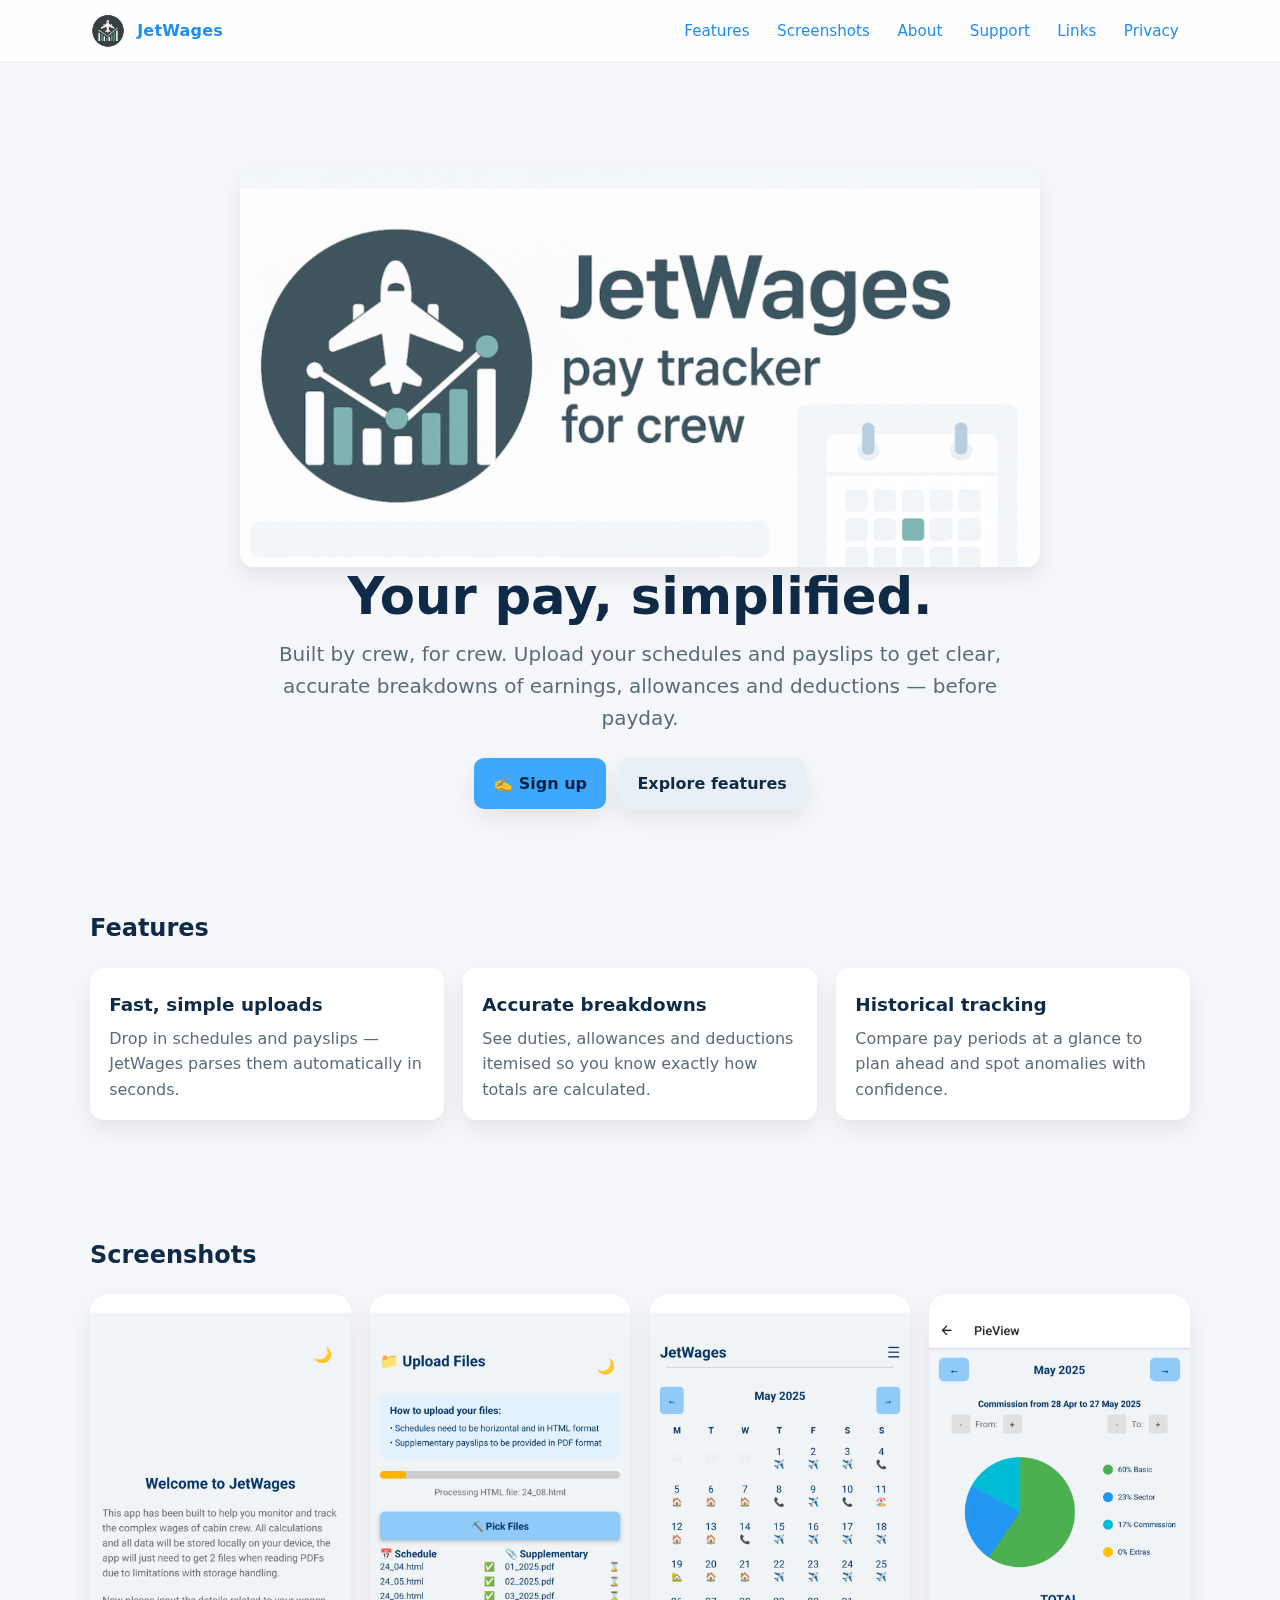
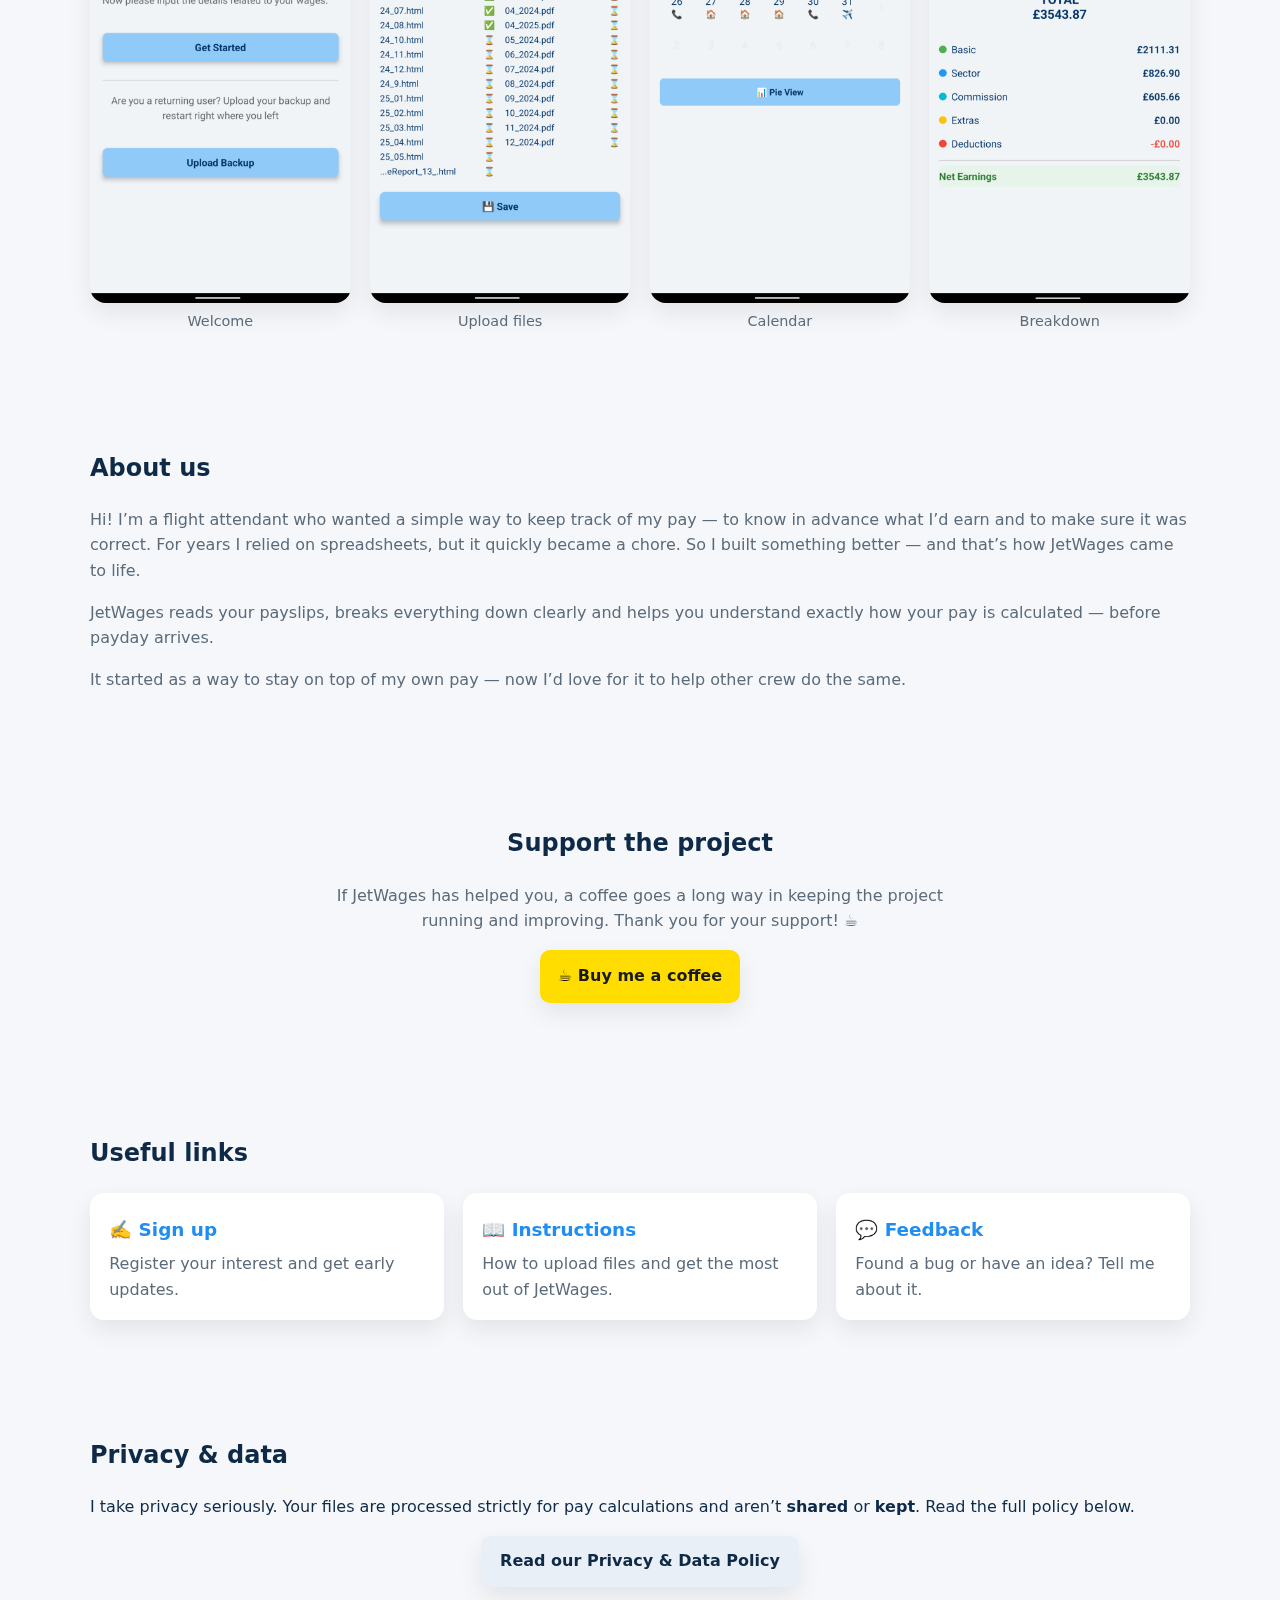
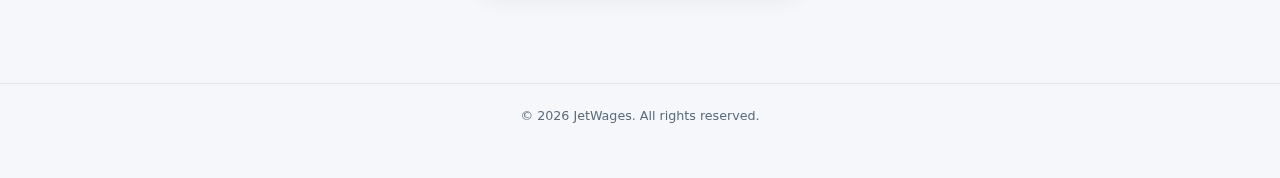
<file: index.html>
<!DOCTYPE html>
<html lang="en-GB">
<head>
  <meta charset="UTF-8" />
  <meta name="viewport" content="width=device-width, initial-scale=1" />
  <meta name="color-scheme" content="light dark" />
  <meta name="description" content="JetWages helps airline crew decode complex pay structures with clear breakdowns, historical tracking and simple uploads." />
  <title>JetWages – Simplifying Crew Pay</title>

  <!-- Open Graph / Twitter -->
  <meta property="og:title" content="JetWages – Simplifying Crew Pay" />
  <meta property="og:description" content="Built by crew, for crew. Upload schedules & payslips to see accurate, transparent pay breakdowns." />
  <meta property="og:image" content="graphics/banner.png" />
  <meta property="og:type" content="website" />
  <meta name="twitter:card" content="summary_large_image" />
  <link rel="stylesheet" href="index.css">
    <!-- Constants (centralized links) -->
  <script src="constants.js"></script>
  <script src="constants-init.js"></script>
</head>
<body>
  <a class="skip-link" href="#main">Skip to content</a>
  <header>
    <div class="container nav" role="navigation" aria-label="Primary">
      <a class="brand" href="#" aria-label="JetWages home">
        <img src="graphics/icon.png" width="36" height="36" alt="JetWages logo" />
        <span>JetWages</span>
      </a>
      <nav>
        <a class="navlink" href="#features">Features</a>
        <a class="navlink" href="#screenshots">Screenshots</a>
        <a class="navlink" href="#about">About</a>
        <a class="navlink" href="#support">Support</a>
        <a class="navlink" href="#links">Links</a>
        <a class="navlink" href="#policy">Privacy</a>
      </nav>
    </div>
  </header>

  <main id="main" class="container" tabindex="-1">
    <section class="hero" aria-labelledby="tagline">
      <div class="hero-media">
        <img class="banner" src="graphics/banner.png" width="1200" height="400" alt="Illustration of JetWages pay overview" loading="eager" />
      </div>
      <div class="hero-container">
        <h1 id="tagline">Your pay, simplified.</h1>
        <p class="lead">Built by crew, for crew. Upload your schedules and payslips to get clear, accurate breakdowns of earnings, allowances and deductions — before payday.</p>
        
        <div class="cta" role="group" aria-label="Primary actions">
          <a class="btn" data-const="subscribe" target="_blank" rel="noopener">✍️ Sign up</a>
          <a class="btn btn-secondary" href="#features">Explore features</a>
        </div> 
      </div>     
    </section>

    <!-- Drop down section -->
    <!--
    <section class="card" id="airline-checker">
      
      <h3>Is your airline supported?</h3>
      
      <label for="airlineCountry" style="display:block; margin-top:0.75rem; margin-bottom:0.4rem;">
        Where are you based?
      </label>
      <select id="airlineCountry" name="airlineCountry">
        <option value="">Select country / region</option>
        <option value="UK">United Kingdom</option>
        <option value="EU">European Union (non-UK)</option>
        <option value="CH">Switzerland</option>
        <option value="OTHER">Other</option>
      </select>
      <p>Select or type your airline to see JetWages compatibility.</p>

      <label for="airlineSelect" style="display:block; margin-bottom:0.4rem;">
        Airline name or ICAO code:
      </label>

      <input list="airlines" id="airlineSelect" name="airlineSelect"
       placeholder="e.g. easyJet or EZY">

      <datalist id="airlines"></datalist>
      <button type="button" id="airlineCheckBtn" class="btn btn-secondary" style="margin-top:0.75rem;">
        Check compatibility
      </button>

      <p id="airlineResult" ></p>
      <p id="airlineRequest" class="muted" style="margin-top:0.3rem; display:none;">
        If your airline isn’t supported yet, you can
        <a data-const="airlineRequest" id="airlineRequestLink" target="_blank" rel="noopener">
          request support for "<span id="airlineNamePlaceholder"></span>"
        </a>.
      </p>
    </section> -->


    <section id="features" aria-labelledby="features-title">
      <h2 id="features-title">Features</h2>
      <div class="grid features">
        <article class="card">
          <h3>Fast, simple uploads</h3>
          <p>Drop in schedules and payslips — JetWages parses them automatically in seconds.</p>
        </article>
        <article class="card">
          <h3>Accurate breakdowns</h3>
          <p>See duties, allowances and deductions itemised so you know exactly how totals are calculated.</p>
        </article>
        <article class="card">
          <h3>Historical tracking</h3>
          <p>Compare pay periods at a glance to plan ahead and spot anomalies with confidence.</p>
        </article>
      </div>
    </section>

    <section id="screenshots" aria-labelledby="shots-title">
      <h2 id="shots-title">Screenshots</h2>
      <div class="grid shots">
        <figure>
          <img class="shot" src="screenshots/android/welcome.png" alt="Welcome screen" loading="lazy" />
          <figcaption>Welcome</figcaption>
        </figure>
        <figure>
          <img class="shot" src="screenshots/android/uploadFiles.png" alt="Upload files screen" loading="lazy" />
          <figcaption>Upload files</figcaption>
        </figure>
        <figure>
          <img class="shot" src="screenshots/android/homeScreen.png" alt="Calendar overview" loading="lazy" />
          <figcaption>Calendar</figcaption>
        </figure>
        <figure>
          <img class="shot" src="screenshots/android/pieView.png" alt="Earnings pie chart" loading="lazy" />
          <figcaption>Breakdown</figcaption>
        </figure>
      </div>
    </section>

    <section id="about" class="about" aria-labelledby="about-title">
      <h2 id="about-title">About us</h2>
      <p>Hi! I’m a flight attendant who wanted a simple way to keep track of my pay — to know in advance what I’d earn and to make sure it was correct. For years I relied on spreadsheets, but it quickly became a chore. So I built something better — and that’s how JetWages came to life.</p>
      <p>JetWages reads your payslips, breaks everything down clearly and helps you understand exactly how your pay is calculated — before payday arrives.</p>
      <p>It started as a way to stay on top of my own pay — now I’d love for it to help other crew do the same.</p>
    </section>

    <!-- SUPPORT placed after About -->
    <section id="support" aria-labelledby="support-title" style="text-align:center;">
      <h2 id="support-title">Support the project</h2>
      <p class="support-note">If JetWages has helped you, a coffee goes a long way in keeping the project running and improving. Thank you for your support! ☕</p>
      <p style="margin-top:1rem;">
        <a class="coffee" href="https://www.buymeacoffee.com/jetwages" target="_blank" rel="noopener" aria-label="Buy me a coffee">☕ Buy me a coffee</a>
      </p>
    </section>

    <section id="links" aria-labelledby="links-title">
      <h2 id="links-title">Useful links</h2>
      <div class="grid link-grid">
        <a class="card" data-const="subscribe" target="_blank" rel="noopener">
          <h3>✍️ Sign up</h3>
          <p>Register your interest and get early updates.</p>
        </a>
  <a class="card" data-const="website" data-path="instructions.html" target="_blank" rel="noopener">
          <h3>📖 Instructions</h3>
          <p>How to upload files and get the most out of JetWages.</p>
        </a>
  <a class="card" data-const="feedback" target="_blank" rel="noopener">
          <h3>💬 Feedback</h3>
          <p>Found a bug or have an idea? Tell me about it.</p>
        </a>
      </div>
    </section>

    <section id="policy" aria-labelledby="policy-title">
      <h2 id="policy-title">Privacy & data</h2>
      <p class="muted">I take privacy seriously. Your files are processed strictly for pay calculations and aren’t <b>shared</b> or <b>kept</b>. Read the full policy below.</p>
  <p style="text-align:center;"><a class="btn btn-secondary" data-const="website" data-path="privacy-policy.html" target="_blank" rel="noopener">Read our Privacy & Data Policy</a></p>
    </section>
  </main>

  <footer>
    <div class="container">
      <small>© <span id="year"></span> JetWages. All rights reserved.</small>
    </div>
  </footer>

  <script>
    // keep the year current
    document.getElementById('year').textContent = new Date().getFullYear();
  </script>



  <!-- Optional structured data: tweak as needed -->
  <script type="application/ld+json">
  {
    "@context": "https://schema.org",
    "@type": "SoftwareApplication",
    "name": "JetWages",
    "operatingSystem": "Android, iOS",
    "applicationCategory": "FinanceApplication",
    "description": "JetWages helps airline crew decode complex pay structures with clear breakdowns and historical tracking.",
    "url": "https://araujo91.github.io/jetwages_web/"
  }
  </script>
</body>
</html>
</file>
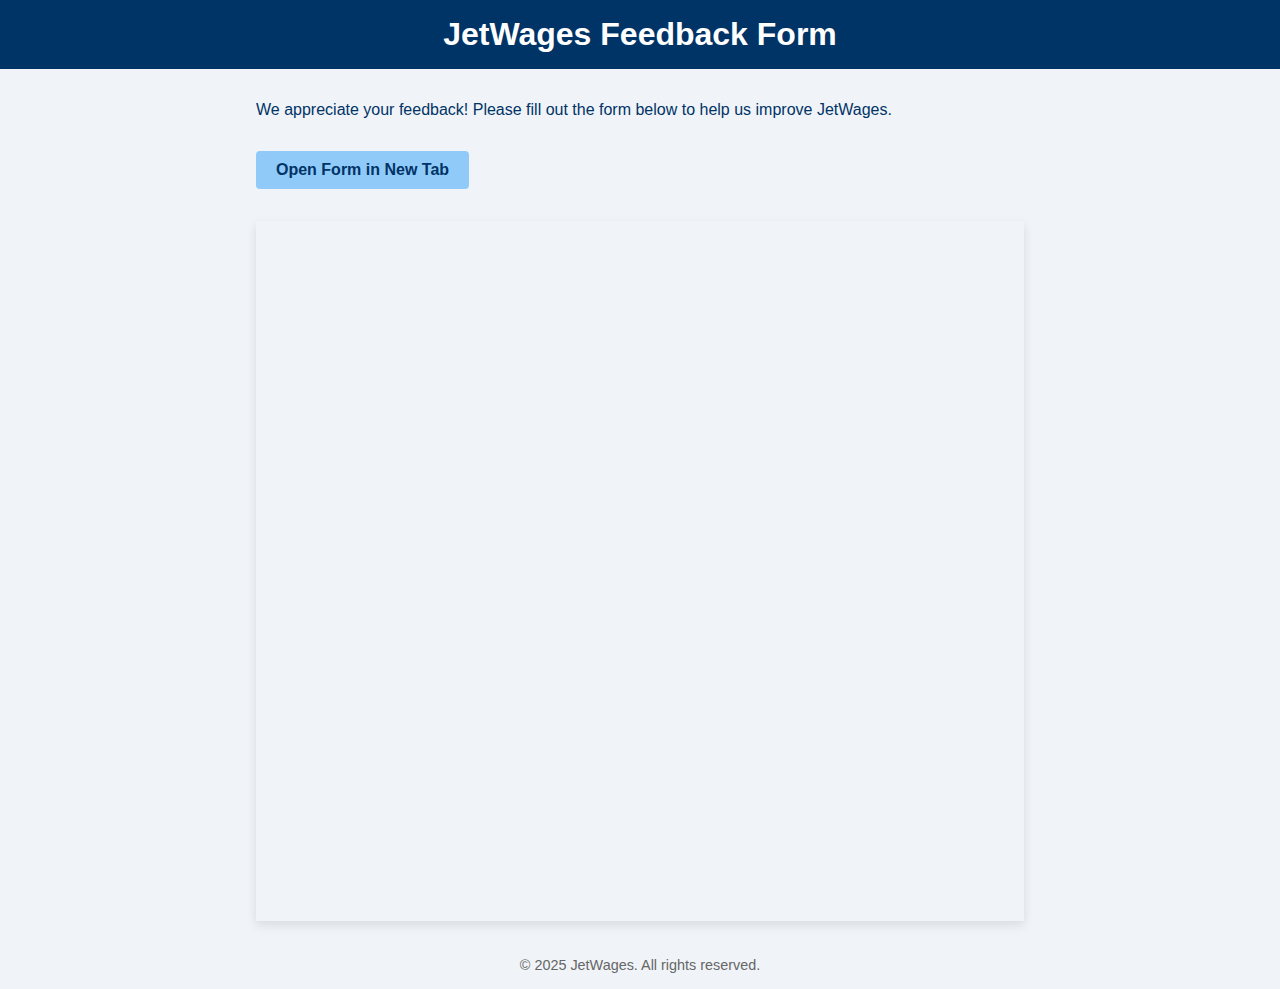
<file: feedback.html>
<!DOCTYPE html>
<html lang="en">
<head>
  <meta charset="UTF-8">
  <meta name="viewport" content="width=device-width, initial-scale=1.0">
  <title>JetWages Feedback</title>
  <style>
    body {
      margin: 0;
      font-family: Arial, sans-serif;
      background: #f0f4f8;
      color: #003366;
      display: flex;
      flex-direction: column;
      align-items: center;
      min-height: 100vh;
    }
    header {
      width: 100%;
      background-color: #003366;
      color: white;
      text-align: center;
      padding: 1rem;
    }
    h1 {
      margin: 0;
    }
    .container {
      width: 100%;
      max-width: 800px;
      padding: 1rem;
      box-sizing: border-box;
    }
    .button-link {
      display: inline-block;
      margin: 1rem 0;
      padding: 10px 20px;
      background-color: #90caf9;
      color: #003366;
      text-decoration: none;
      border-radius: 4px;
      font-weight: bold;
      text-align: center;
    }
    iframe {
      width: 100%;
      height: 700px;
      border: none;
      margin-top: 1rem;
      box-shadow: 0 4px 10px rgba(0,0,0,0.1);
    }
    footer {
      margin-top: auto;
      text-align: center;
      padding: 1rem;
      font-size: 0.9rem;
      color: #666;
    }
  </style>
</head>
<body>

  <header>
    <h1>JetWages Feedback Form</h1>
  </header>

  <div class="container">
    <p>We appreciate your feedback! Please fill out the form below to help us improve JetWages.</p>
    
    <a class="button-link" href="https://docs.google.com/forms/d/e/1FAIpQLSf73zoswctsZU0CBidnCz_rZnh99OrUq6lSvbgVSJxMaCSz_w/viewform?usp=sharing&ouid=100318478598946308403" target="_blank">Open Form in New Tab</a>
    
    <iframe src="https://docs.google.com/forms/d/e/1FAIpQLSf73zoswctsZU0CBidnCz_rZnh99OrUq6lSvbgVSJxMaCSz_w/viewform?embedded=true" width="640" height="1571" frameborder="0" marginheight="0" marginwidth="0">Loading…</iframe> 
  </div>

  <footer>
    &copy; 2025 JetWages. All rights reserved.
  </footer>

</body>
</html>
</file>
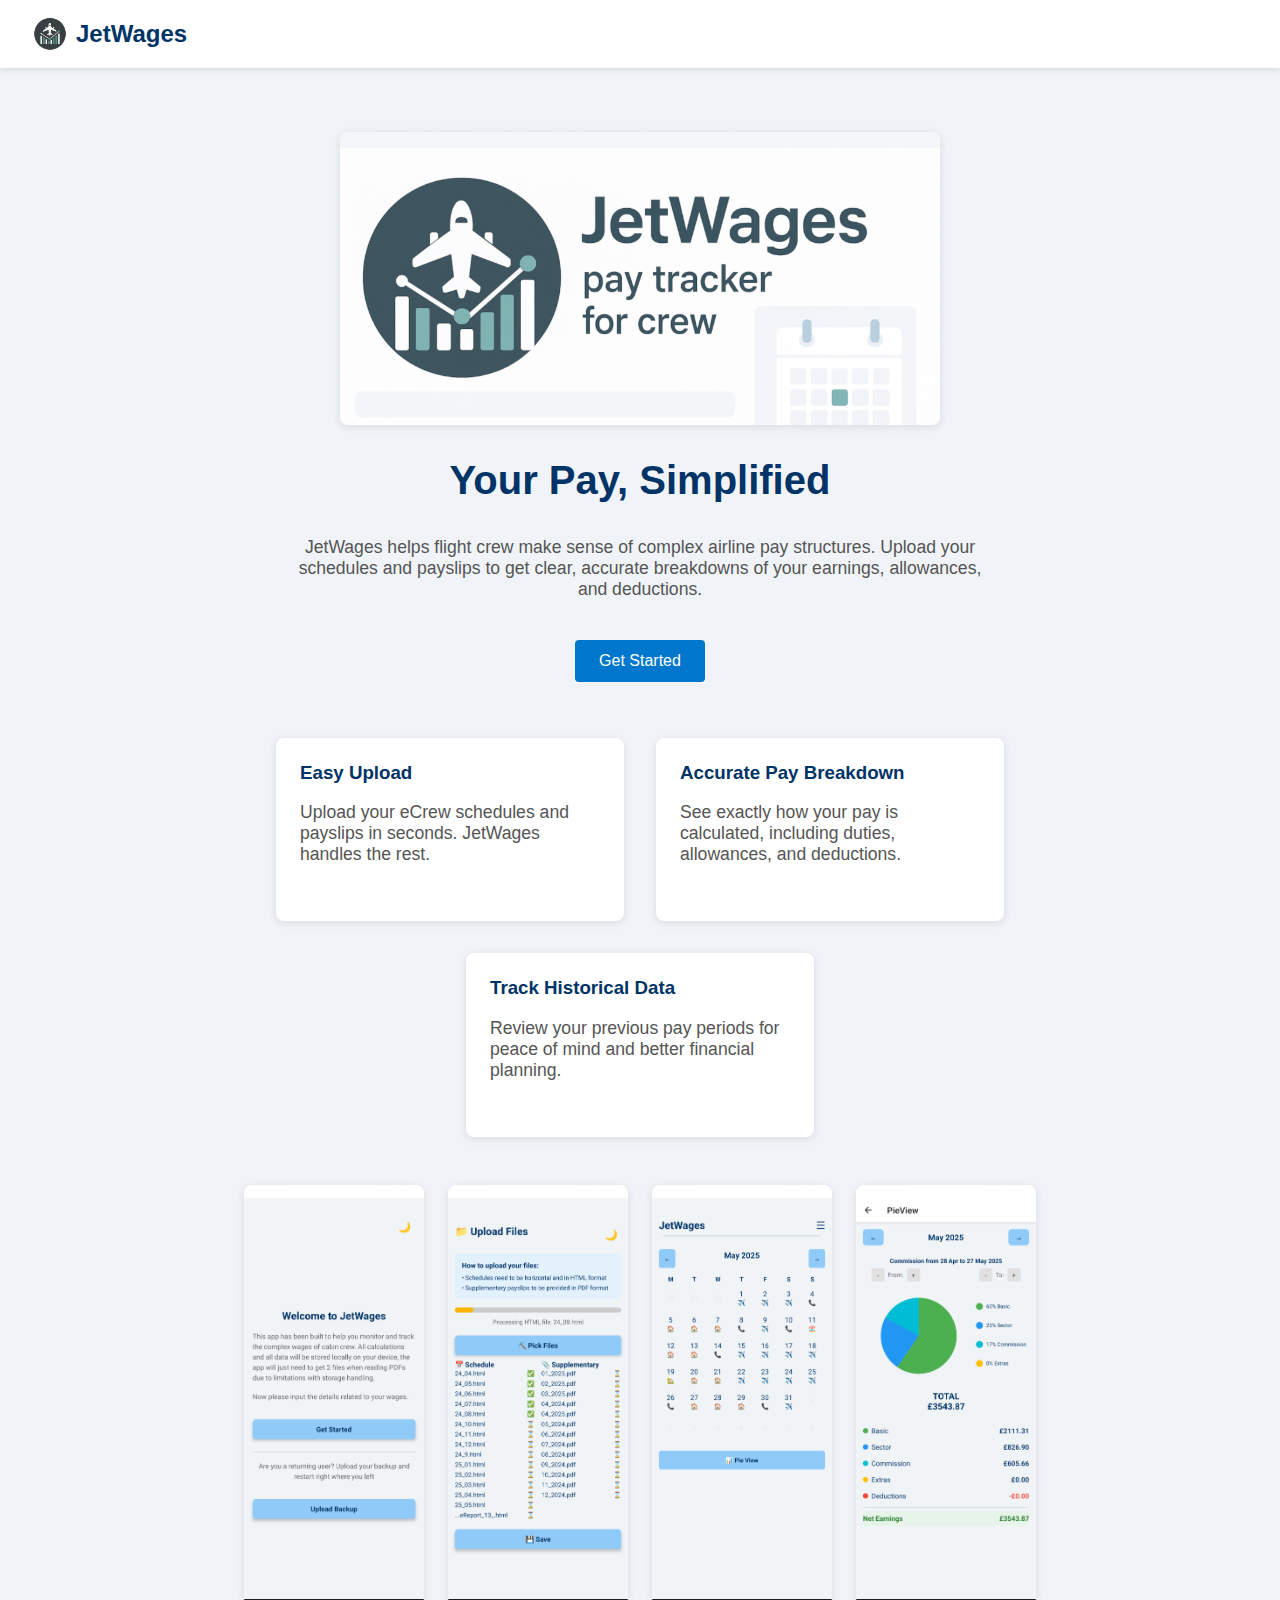
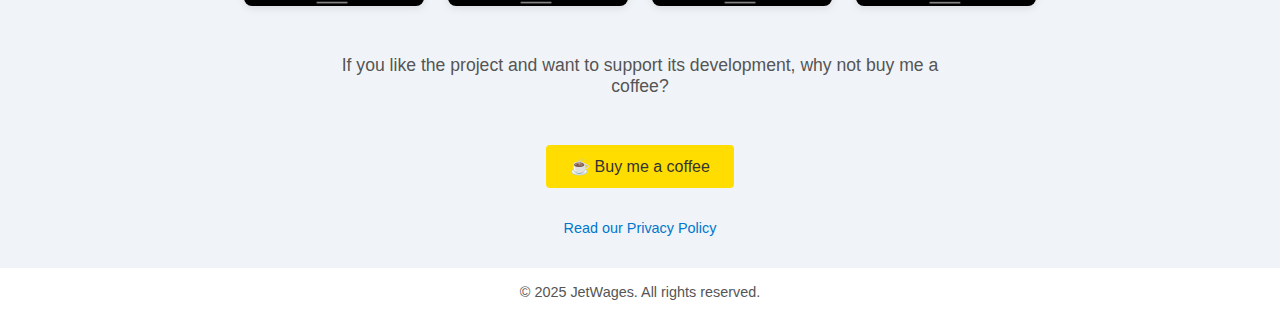
<file: landing.html>
<!DOCTYPE html>
<html lang="en">
<head>
  <meta charset="UTF-8">
  <meta name="viewport" content="width=device-width, initial-scale=1.0">
  <meta name="color-scheme" content="light dark" />
  <title>JetWages – Simplifying Crew Pay</title>
  <style>
    :root {
      --bg-main: #f0f4f8;
      --bg-secondary: #ffffff;
      --text-primary: #003366;
      --text-secondary: #555;
      --button-color: #0077cc;
      --button-hover: #005fa3;
      --coffee-color: #FFDD00;
    }

    @media (prefers-color-scheme: dark) {
      :root {
        --bg-main: #1c1c1c;
        --bg-secondary: #2a2a2a;
        --text-primary: #ffffff;
        --text-secondary: #ccc;
        --button-color: #3399ff;
        --button-hover: #2377cc;
        --coffee-color: #FFDD00;
      }
    }

    body {
      margin: 0;
      font-family: Arial, sans-serif;
      background-color: var(--bg-main);
      color: var(--text-primary);
      display: flex;
      flex-direction: column;
      min-height: 100vh;
    }

    header {
      background: var(--bg-secondary);
      padding: 1rem 2rem;
      display: flex;
      justify-content: space-between;
      align-items: center;
      box-shadow: 0 2px 5px rgba(0,0,0,0.1);
    }

    header h1 {
      margin: 0;
      font-size: 1.5rem;
      display: flex;
      align-items: center;
      gap: 0.5rem;
    }

    header img.logo {
      width: 36px;
      height: 36px;
    }

    main {
      flex: 1;
      display: flex;
      flex-direction: column;
      align-items: center;
      justify-content: center;
      text-align: center;
      padding: 2rem;
    }

    h2 {
      font-size: 2.5rem;
      margin-bottom: 1rem;
    }

    p {
      max-width: 700px;
      color: var(--text-secondary);
      font-size: 1.1rem;
      margin-bottom: 2rem;
    }

    .button {
      background: var(--button-color);
      color: #fff;
      border: none;
      padding: 0.75rem 1.5rem;
      border-radius: 4px;
      font-size: 1rem;
      cursor: pointer;
      text-decoration: none;
      display: inline-block;
      margin: 0.5rem;
    }

    .button:hover {
      background: var(--button-hover);
    }

    .banner {
      margin-top: 2rem;
      max-width: 600px;
      width: 100%;
      border-radius: 8px;
      box-shadow: 0 2px 8px rgba(0,0,0,0.1);
    }

    .features {
      display: flex;
      flex-wrap: wrap;
      justify-content: center;
      margin-top: 3rem;
      max-width: 1000px;
      gap: 2rem;
    }

    .feature {
      background: var(--bg-secondary);
      padding: 1.5rem;
      border-radius: 8px;
      max-width: 300px;
      box-shadow: 0 2px 8px rgba(0,0,0,0.1);
      text-align: left;
    }

    .feature h3 {
      margin-top: 0;
      color: var(--text-primary);
    }

    .screenshots {
      margin-top: 3rem;
      display: flex;
      flex-wrap: wrap;
      justify-content: center;
      gap: 1.5rem;
      max-width: 1000px;
    }

    .screenshots img {
      max-width: 180px;
      border-radius: 8px;
      box-shadow: 0 2px 8px rgba(0,0,0,0.1);
    }

    .coffee-text {
      margin-top: 2rem;
      color: var(--text-secondary);
      font-size: 1rem;
      max-width: 600px;
    }

    .coffee {
      background: var(--coffee-color);
      color: #333;
      padding: 0.75rem 1.5rem;
      border-radius: 4px;
      font-size: 1rem;
      cursor: pointer;
      text-decoration: none;
      display: inline-block;
      margin-top: 1rem;
    }

    .policy {
      margin-top: 2rem;
      font-size: 0.9rem;
    }

    .policy a {
      color: var(--button-color);
      text-decoration: none;
    }


    footer {
      background: var(--bg-secondary);
      text-align: center;
      padding: 1rem;
      font-size: 0.9rem;
      color: var(--text-secondary);
    }
  </style>
</head>
<body>
  <header>
    <h1><img src="graphics/icon.png" class="logo" alt="JetWages Logo"> JetWages</h1>
  </header>
  <main>
    <img src="graphics/banner.png" alt="JetWages Banner" class="banner">
    <h2>Your Pay, Simplified</h2>
    <p>JetWages helps flight crew make sense of complex airline pay structures. Upload your schedules and payslips to get clear, accurate breakdowns of your earnings, allowances, and deductions.</p>
    <a href="https://araujo91.github.io/jetwages_web/" class="button">Get Started</a>

    <div class="features">
      <div class="feature">
        <h3>Easy Upload</h3>
        <p>Upload your eCrew schedules and payslips in seconds. JetWages handles the rest.</p>
      </div>
      <div class="feature">
        <h3>Accurate Pay Breakdown</h3>
        <p>See exactly how your pay is calculated, including duties, allowances, and deductions.</p>
      </div>
      <div class="feature">
        <h3>Track Historical Data</h3>
        <p>Review your previous pay periods for peace of mind and better financial planning.</p>
      </div>
    </div>

    <div class="screenshots">
      <img src="screenshots/Screenshot_20250627-214116.png" alt="Welcome Screen"> 
      <img src="screenshots/Screenshot_20250627-214232.png" alt="Upload Files Screen">
      <img src="screenshots/Screenshot_20250627-214252.png" alt="JetWages Calendar">
      <img src="screenshots/Screenshot_20250627-225154.png" alt="Pie Chart Earnings">
    </div>

    <div class="coffee-text">
      <p>If you like the project and want to support its development, why not buy me a coffee?</p>
    </div>

    <a class="coffee" href="https://www.buymeacoffee.com/jetwages" target="_blank">☕ Buy me a coffee</a>

    <div class="policy">
      <a href="https://araujo91.github.io/jetwages_web/privacy-policy.html" target="_blank">Read our Privacy Policy</a>
    </div>
  </main>
  <footer>
    &copy; 2025 JetWages. All rights reserved.
  </footer>
</body>
</html>
</file>
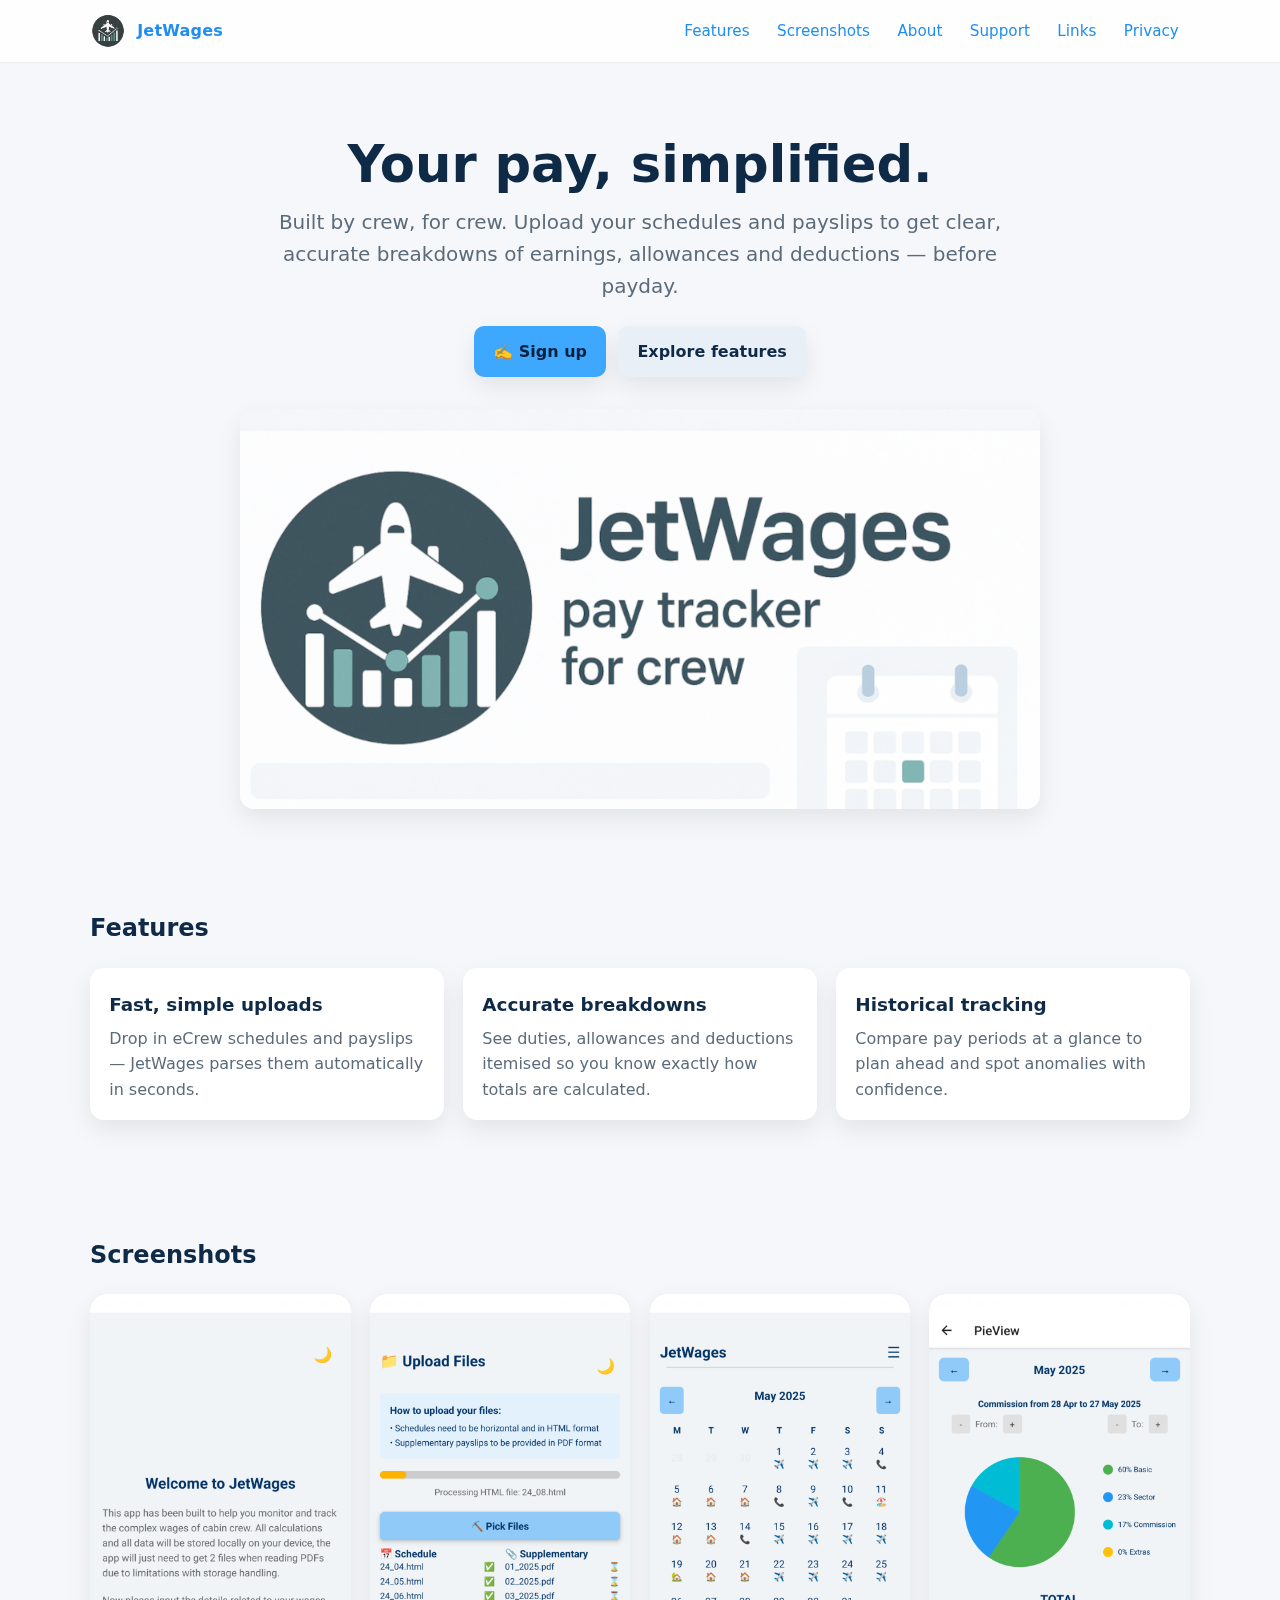
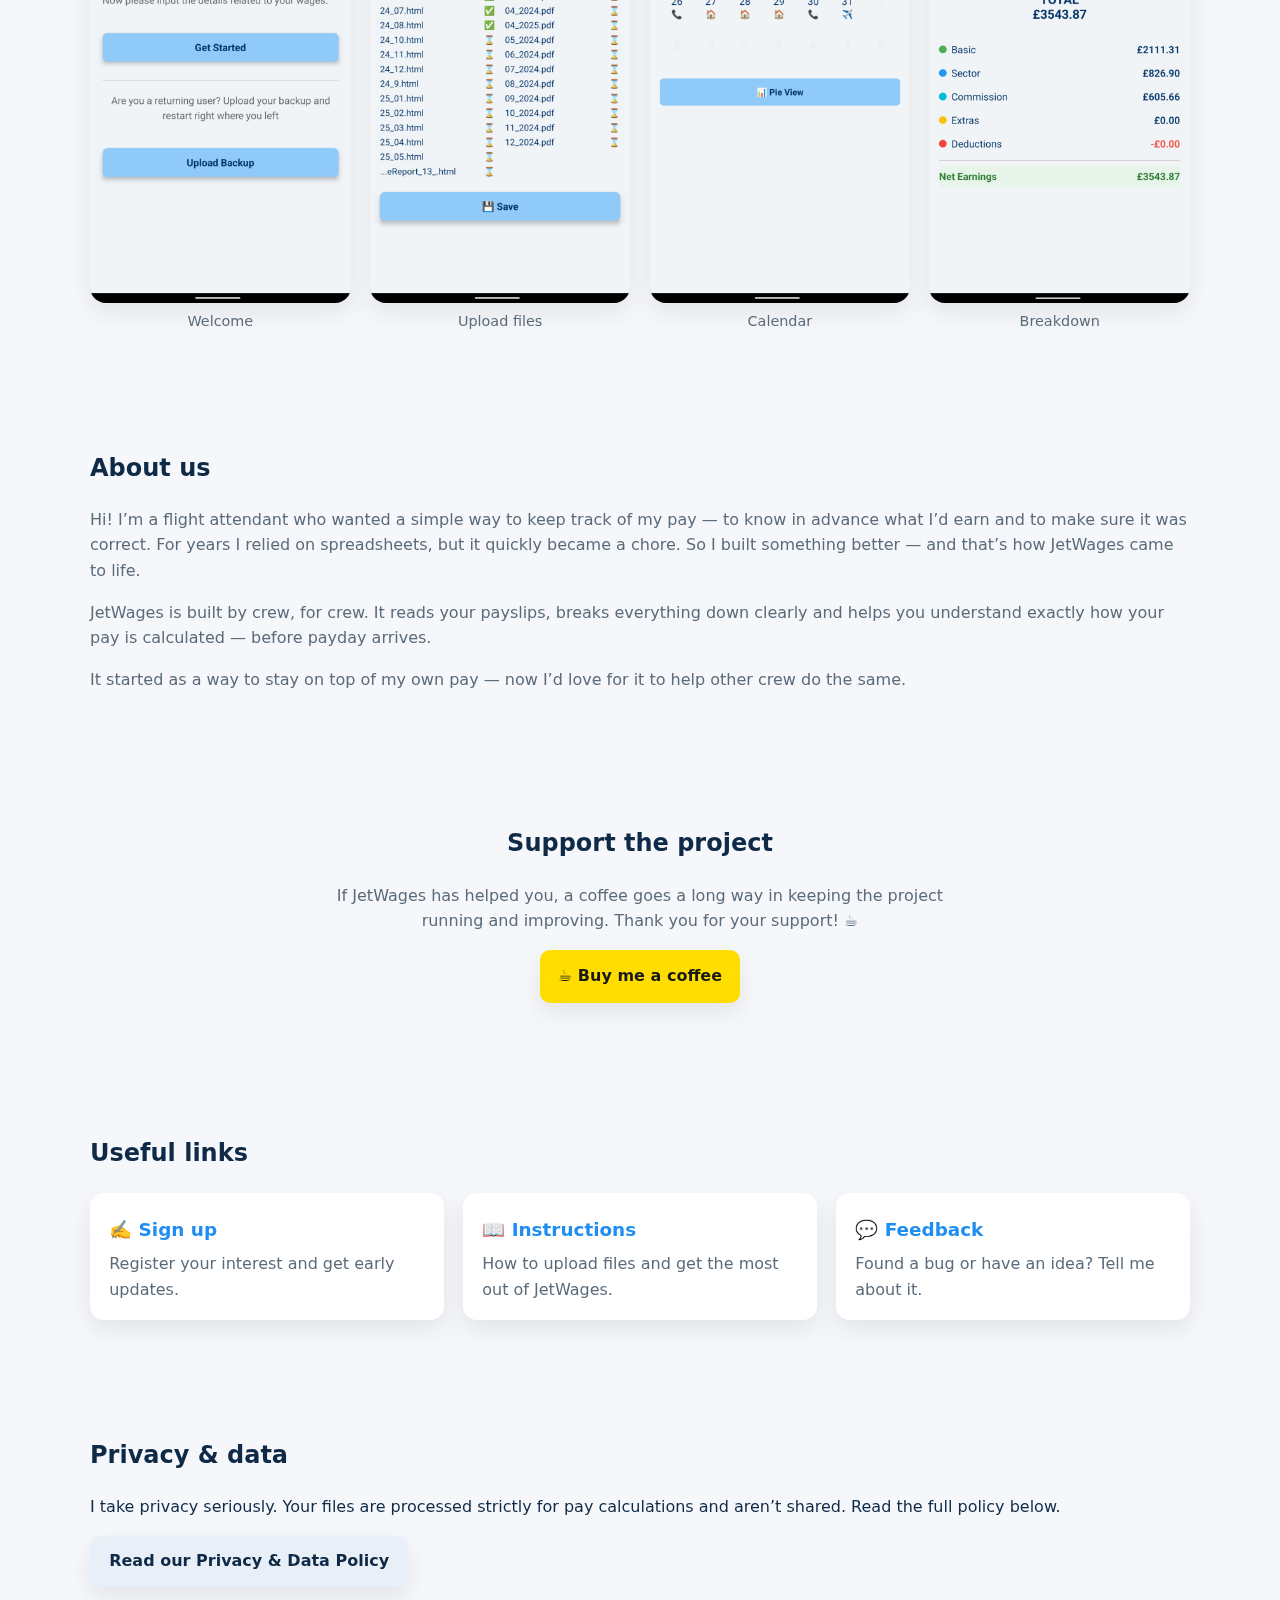
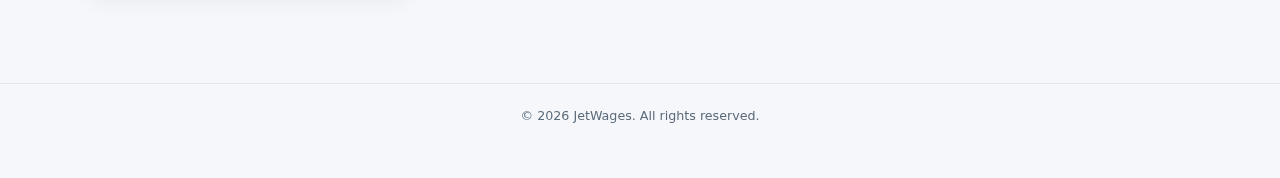
<file: landing2.html>
<!DOCTYPE html>
<html lang="en-GB">
<head>
  <meta charset="UTF-8" />
  <meta name="viewport" content="width=device-width, initial-scale=1" />
  <meta name="color-scheme" content="light dark" />
  <meta name="description" content="JetWages helps airline crew decode complex pay structures with clear breakdowns, historical tracking and simple uploads." />
  <title>JetWages – Simplifying Crew Pay</title>

  <!-- Open Graph / Twitter -->
  <meta property="og:title" content="JetWages – Simplifying Crew Pay" />
  <meta property="og:description" content="Built by crew, for crew. Upload schedules & payslips to see accurate, transparent pay breakdowns." />
  <meta property="og:image" content="graphics/banner.png" />
  <meta property="og:type" content="website" />
  <meta name="twitter:card" content="summary_large_image" />

  <style>
    :root {
      --bg: #f5f7fb;
      --panel: #ffffff;
      --text: #0e2a47;
      --muted: #5b6b7a;
      --brand: #3ea8ff;
      --brand-2: #1f8df2;
      --accent: #ffdd00;
      --ring: 3px solid rgba(63, 139, 255, .45);
      --radius: 14px;
      --shadow: 0 10px 24px rgba(0, 0, 0, 0.08);
    }

    @media (prefers-color-scheme: dark) {
      :root {
        --bg: #111213;
        --panel: #1a1b1e;
        --text: #e9eef6;
        --muted: #b8c0cc;
        --brand: #66bfff;
        --brand-2: #7cc6ff;
        --accent: #ffdd00;
        --shadow: 0 10px 24px rgba(0,0,0,.45);
      }
    }

    /* Base */
    html { scroll-behavior: smooth; }
    body {
      margin: 0;
      font-family: system-ui, -apple-system, Segoe UI, Roboto, Ubuntu, Cantarell, 'Helvetica Neue', Arial, Noto Sans, 'Apple Color Emoji', 'Segoe UI Emoji';
      background: var(--bg);
      color: var(--text);
      line-height: 1.6;
    }

    .container {
      width: min(1100px, 92vw);
      margin: 0 auto;
      padding: 0 0 2rem;
    }

    a { color: var(--brand-2); text-decoration: none; }
    a:hover { text-decoration: underline; }

    /* Header */
    .skip-link { position: absolute; left: -9999px; top: auto; }
    .skip-link:focus { left: 1rem; top: 1rem; background: var(--panel); padding: .5rem .75rem; border-radius: 8px; box-shadow: var(--shadow); }

    header {
      position: sticky; top: 0; z-index: 20;
      backdrop-filter: saturate(140%) blur(6px);
      background: color-mix(in oklab, var(--panel) 85%, transparent);
      border-bottom: 1px solid color-mix(in oklab, var(--muted) 12%, transparent);
    }
    .nav {
      display: flex; align-items: center; justify-content: space-between;
      gap: 1rem; padding: .8rem 0;
    }
    .brand { display: flex; gap: .7rem; align-items: center; font-weight: 700; letter-spacing: .2px; }
    .brand img { width: 36px; height: 36px; border-radius: 8px; }

    .nav a.navlink { font-size: .95rem; padding: .45rem .7rem; border-radius: 8px; }
    .nav a.navlink:focus-visible { outline: var(--ring); outline-offset: 2px; }

    /* Hero */
    .hero { padding: 4.5rem 0 2rem; text-align: center; }
    .hero h1 { font-size: clamp(2rem, 3.5vw + 1rem, 3.2rem); line-height: 1.15; margin: 0 0 .8rem; }
    .lead { color: var(--muted); font-size: clamp(1.05rem, .6vw + 1rem, 1.25rem); margin: 0 auto 1.5rem; max-width: 62ch; }

    .cta { display: flex; gap: .75rem; justify-content: center; flex-wrap: wrap; margin-top: 1rem; }
    .btn {
      --bg-btn: var(--brand);
      background: var(--bg-btn);
      color: #08223e;
      border: 0; border-radius: 10px;
      padding: .8rem 1.2rem; font-size: 1rem; font-weight: 600;
      box-shadow: var(--shadow);
      display: inline-flex; align-items: center; gap: .55rem;
      transition: transform .12s ease, background .12s ease;
    }
    .btn:hover { transform: translateY(-1px); text-decoration: none; background: var(--brand-2); }
    .btn:active { transform: translateY(0); }
    .btn-secondary { --bg-btn: #e9eff7; color: #0e2a47; }
    @media (prefers-color-scheme: dark) { .btn-secondary { --bg-btn: #2a3441; color: #e9eef6; } }
    .btn:focus-visible { outline: var(--ring); outline-offset: 2px; }

    /* Media */
    .hero-media { margin: 2rem auto 0; display: grid; place-items: center; }
    .banner {
      width: min(800px, 100%);
      border-radius: var(--radius);
      box-shadow: var(--shadow);
      aspect-ratio: 3 / 1; /* prevents CLS */
      object-fit: cover;
    }

    /* Sections */
    section { padding: 3rem 0; }
    .grid { display: grid; gap: 1.2rem; }
    .features { grid-template-columns: repeat(auto-fit, minmax(240px, 1fr)); }
    .card {
      background: var(--panel);
      border-radius: var(--radius);
      padding: 1.2rem 1.2rem 1.1rem;
      box-shadow: var(--shadow);
    }
    .card h3 { margin: .2rem 0 .4rem; font-size: 1.15rem; }
    .card p { color: var(--muted); margin: 0; }

    /* Screenshots (wider, no cropping) */
    .shots { 
      grid-template-columns: repeat(auto-fit, minmax(240px, 1fr));
      justify-items: center;
      gap: 1.2rem;
    }
    figure { margin: 0; }
    .shot {
      width: 100%;
      max-width: 340px;           /* slightly wider */
      height: auto;               /* keep natural aspect ratio */
      display: block;
      border-radius: 16px;
      box-shadow: var(--shadow);
      background: #0003;          /* backdrop if PNGs have transparency */
    }
    figcaption { color: var(--muted); font-size: .9rem; margin-top: .4rem; text-align: center; }

    /* About */
    .about p { color: var(--muted); }

    /* Links */
    .link-grid { grid-template-columns: repeat(auto-fit, minmax(220px, 1fr)); }

    /* Coffee/Support */
    .coffee {
      background: var(--accent); color: #1a1a1a; font-weight: 700;
      border-radius: 10px; padding: .85rem 1.1rem; display: inline-flex; gap: .6rem; align-items: center;
      box-shadow: var(--shadow);
    }
    .support-note { color: var(--muted); max-width: 62ch; margin: .8rem auto 0; }

    /* Footer */
    footer { border-top: 1px solid color-mix(in oklab, var(--muted) 12%, transparent); padding: 1.2rem 0; color: var(--muted); font-size: .95rem; text-align: center; }

    /* Motion reduce */
    @media (prefers-reduced-motion: reduce) {
      * { animation: none !important; transition: none !important; }
    }
  </style>
</head>
<body>
  <a class="skip-link" href="#main">Skip to content</a>
  <header>
    <div class="container nav" role="navigation" aria-label="Primary">
      <a class="brand" href="#" aria-label="JetWages home">
        <img src="graphics/icon.png" width="36" height="36" alt="JetWages logo" />
        <span>JetWages</span>
      </a>
      <nav>
        <a class="navlink" href="#features">Features</a>
        <a class="navlink" href="#screenshots">Screenshots</a>
        <a class="navlink" href="#about">About</a>
        <a class="navlink" href="#support">Support</a>
        <a class="navlink" href="#links">Links</a>
        <a class="navlink" href="#policy">Privacy</a>
      </nav>
    </div>
  </header>

  <main id="main" class="container" tabindex="-1">
    <section class="hero" aria-labelledby="tagline">
      <h1 id="tagline">Your pay, simplified.</h1>
      <p class="lead">Built by crew, for crew. Upload your schedules and payslips to get clear, accurate breakdowns of earnings, allowances and deductions — before payday.</p>
      <div class="cta" role="group" aria-label="Primary actions">
        <a class="btn" href="https://forms.gle/puDotuPNsS99qKkUA" target="_blank" rel="noopener">✍️ Sign up</a>
        <a class="btn btn-secondary" href="#features">Explore features</a>
      </div>
      <div class="hero-media">
        <img class="banner" src="graphics/banner.png" width="1200" height="400" alt="Illustration of JetWages pay overview" loading="eager" />
      </div>
    </section>

    <section id="features" aria-labelledby="features-title">
      <h2 id="features-title">Features</h2>
      <div class="grid features">
        <article class="card">
          <h3>Fast, simple uploads</h3>
          <p>Drop in eCrew schedules and payslips — JetWages parses them automatically in seconds.</p>
        </article>
        <article class="card">
          <h3>Accurate breakdowns</h3>
          <p>See duties, allowances and deductions itemised so you know exactly how totals are calculated.</p>
        </article>
        <article class="card">
          <h3>Historical tracking</h3>
          <p>Compare pay periods at a glance to plan ahead and spot anomalies with confidence.</p>
        </article>
      </div>
    </section>

    <section id="screenshots" aria-labelledby="shots-title">
      <h2 id="shots-title">Screenshots</h2>
      <div class="grid shots">
        <figure>
          <img class="shot" src="screenshots/welcome.png" alt="Welcome screen" loading="lazy" />
          <figcaption>Welcome</figcaption>
        </figure>
        <figure>
          <img class="shot" src="screenshots/uploadFiles.png" alt="Upload files screen" loading="lazy" />
          <figcaption>Upload files</figcaption>
        </figure>
        <figure>
          <img class="shot" src="screenshots/homeScreen.png" alt="Calendar overview" loading="lazy" />
          <figcaption>Calendar</figcaption>
        </figure>
        <figure>
          <img class="shot" src="screenshots/pieView.png" alt="Earnings pie chart" loading="lazy" />
          <figcaption>Breakdown</figcaption>
        </figure>
      </div>
    </section>

    <section id="about" class="about" aria-labelledby="about-title">
      <h2 id="about-title">About us</h2>
      <p>Hi! I’m a flight attendant who wanted a simple way to keep track of my pay — to know in advance what I’d earn and to make sure it was correct. For years I relied on spreadsheets, but it quickly became a chore. So I built something better — and that’s how JetWages came to life.</p>
      <p>JetWages is built by crew, for crew. It reads your payslips, breaks everything down clearly and helps you understand exactly how your pay is calculated — before payday arrives.</p>
      <p>It started as a way to stay on top of my own pay — now I’d love for it to help other crew do the same.</p>
    </section>

    <!-- SUPPORT placed after About -->
    <section id="support" aria-labelledby="support-title" style="text-align:center;">
      <h2 id="support-title">Support the project</h2>
      <p class="support-note">If JetWages has helped you, a coffee goes a long way in keeping the project running and improving. Thank you for your support! ☕</p>
      <p style="margin-top:1rem;">
        <a class="coffee" href="https://www.buymeacoffee.com/jetwages" target="_blank" rel="noopener" aria-label="Buy me a coffee">☕ Buy me a coffee</a>
      </p>
    </section>

    <section id="links" aria-labelledby="links-title">
      <h2 id="links-title">Useful links</h2>
      <div class="grid link-grid">
        <a class="card" href="https://forms.gle/puDotuPNsS99qKkUA" target="_blank" rel="noopener">
          <h3>✍️ Sign up</h3>
          <p>Register your interest and get early updates.</p>
        </a>
        <a class="card" href="https://araujo91.github.io/jetwages_web/instructions.html" target="_blank" rel="noopener">
          <h3>📖 Instructions</h3>
          <p>How to upload files and get the most out of JetWages.</p>
        </a>
        <a class="card" href="https://araujo91.github.io/jetwages_web/feedback.html" target="_blank" rel="noopener">
          <h3>💬 Feedback</h3>
          <p>Found a bug or have an idea? Tell me about it.</p>
        </a>
      </div>
    </section>

    <section id="policy" aria-labelledby="policy-title">
      <h2 id="policy-title">Privacy & data</h2>
      <p class="muted">I take privacy seriously. Your files are processed strictly for pay calculations and aren’t shared. Read the full policy below.</p>
      <p><a class="btn btn-secondary" href="https://araujo91.github.io/jetwages_web/privacy-policy.html" target="_blank" rel="noopener">Read our Privacy & Data Policy</a></p>
    </section>
  </main>

  <footer>
    <div class="container">
      <small>© <span id="year"></span> JetWages. All rights reserved.</small>
    </div>
  </footer>

  <script>
    // keep the year current
    document.getElementById('year').textContent = new Date().getFullYear();
  </script>

  <!-- Optional structured data: tweak as needed -->
  <script type="application/ld+json">
  {
    "@context": "https://schema.org",
    "@type": "SoftwareApplication",
    "name": "JetWages",
    "operatingSystem": "Android, iOS",
    "applicationCategory": "FinanceApplication",
    "description": "JetWages helps airline crew decode complex pay structures with clear breakdowns and historical tracking.",
    "url": "https://araujo91.github.io/jetwages_web/"
  }
  </script>
</body>
</html>
</file>
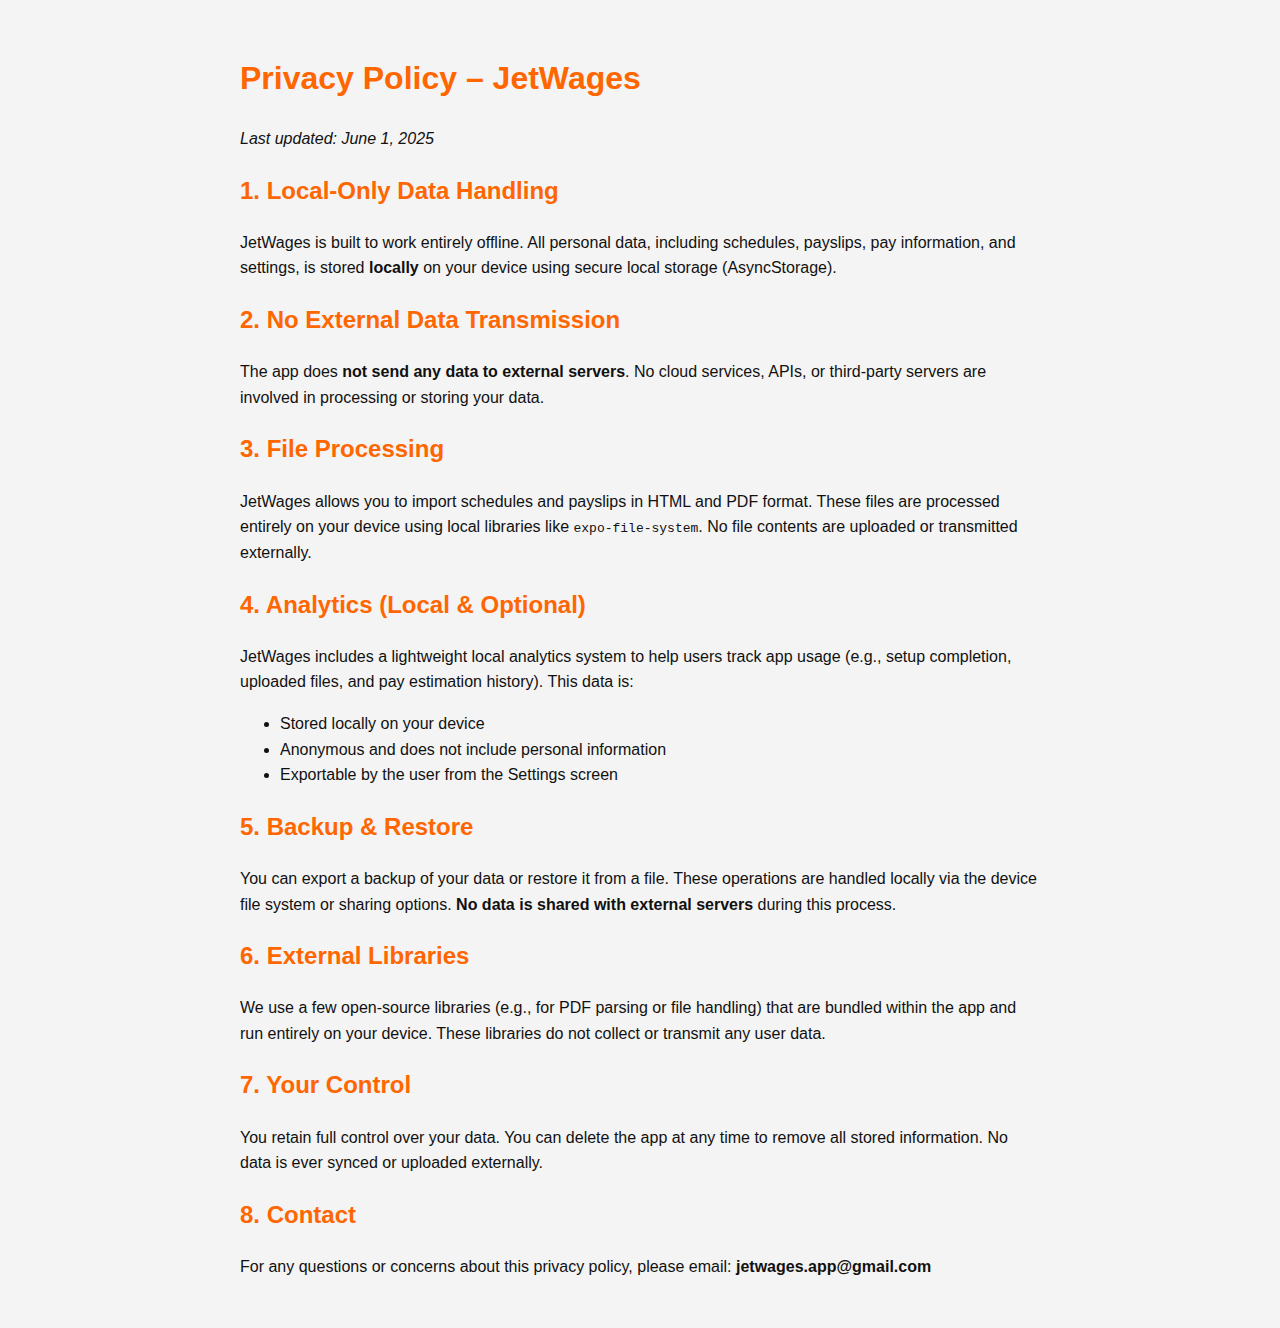
<file: privacy-policy.html>
<!DOCTYPE html>
<html lang="en">
<head>
  <meta charset="UTF-8" />
  <meta name="viewport" content="width=device-width, initial-scale=1.0"/>
  <meta name="color-scheme" content="light dark" />
  <title>Privacy Policy – JetWages</title>
  <style>
    body {
      font-family: sans-serif;
      max-width: 800px;
      margin: auto;
      padding: 2em;
      line-height: 1.6;
      background-color: #f4f4f4;
      color: #111;
    }
    @media (prefers-color-scheme: dark) {
      body {
        background-color: #121212;
        color: #eee;
      }
    }
    h1, h2 {
      color: #ff6600;
    }
  </style>
</head>
<body>
  <h1>Privacy Policy – JetWages</h1>
  <p><em>Last updated: June 1, 2025</em></p>

  <h2>1. Local-Only Data Handling</h2>
  <p>JetWages is built to work entirely offline. All personal data, including schedules, payslips, pay information, and settings, is stored <strong>locally</strong> on your device using secure local storage (AsyncStorage).</p>

  <h2>2. No External Data Transmission</h2>
  <p>The app does <strong>not send any data to external servers</strong>. No cloud services, APIs, or third-party servers are involved in processing or storing your data.</p>

  <h2>3. File Processing</h2>
  <p>JetWages allows you to import schedules and payslips in HTML and PDF format. These files are processed entirely on your device using local libraries like <code>expo-file-system</code>. No file contents are uploaded or transmitted externally.</p>

  <h2>4. Analytics (Local & Optional)</h2>
  <p>JetWages includes a lightweight local analytics system to help users track app usage (e.g., setup completion, uploaded files, and pay estimation history). This data is:</p>
  <ul>
    <li>Stored locally on your device</li>
    <li>Anonymous and does not include personal information</li>
    <li>Exportable by the user from the Settings screen</li>
  </ul>

  <h2>5. Backup & Restore</h2>
  <p>You can export a backup of your data or restore it from a file. These operations are handled locally via the device file system or sharing options. <strong>No data is shared with external servers</strong> during this process.</p>

  <h2>6. External Libraries</h2>
  <p>We use a few open-source libraries (e.g., for PDF parsing or file handling) that are bundled within the app and run entirely on your device. These libraries do not collect or transmit any user data.</p>

  <h2>7. Your Control</h2>
  <p>You retain full control over your data. You can delete the app at any time to remove all stored information. No data is ever synced or uploaded externally.</p>

  <h2>8. Contact</h2>
  <p>For any questions or concerns about this privacy policy, please email: <strong>jetwages.app@gmail.com</strong></p>
</body>
</html>
</file>
<file: index.css>
:root {
  --bg: #f5f7fb;
  --panel: #ffffff;
  --text: #0e2a47;
  --muted: #5b6b7a;
  --brand: #3ea8ff;
  --brand-2: #1f8df2;
  --accent: #ffdd00;
  --ring: 3px solid rgba(63, 139, 255, .45);
  --radius: 14px;
  --shadow: 0 10px 24px rgba(0, 0, 0, 0.08);
}

@media (prefers-color-scheme: dark) {
  :root {
    --bg: #111213;
    --panel: #1a1b1e;
    --text: #e9eef6;
    --muted: #b8c0cc;
    --brand: #66bfff;
    --brand-2: #7cc6ff;
    --accent: #ffdd00;
    --shadow: 0 10px 24px rgba(0,0,0,.45);
  }
}

/* Base */
html { scroll-behavior: smooth; }
body {
  margin: 0;
  font-family: system-ui, -apple-system, Segoe UI, Roboto, Ubuntu, Cantarell, 'Helvetica Neue', Arial, Noto Sans, 'Apple Color Emoji', 'Segoe UI Emoji';
  background: var(--bg);
  color: var(--text);
  line-height: 1.6;
}

.container {
  width: min(1100px, 92vw);
  margin: 0 auto;
  padding: 0 0 2rem;
}

a { color: var(--brand-2); text-decoration: none; }
a:hover { text-decoration: underline; }

/* Header */
.skip-link { position: absolute; left: -9999px; top: auto; }
.skip-link:focus { left: 1rem; top: 1rem; background: var(--panel); padding: .5rem .75rem; border-radius: 8px; box-shadow: var(--shadow); }

header {
  position: sticky; top: 0; z-index: 20;
  backdrop-filter: saturate(140%) blur(6px);
  background: color-mix(in oklab, var(--panel) 85%, transparent);
  border-bottom: 1px solid color-mix(in oklab, var(--muted) 12%, transparent);
}
.nav {
  display: flex; align-items: center; justify-content: space-between;
  gap: 1rem; padding: .8rem 0;
}
.brand { display: flex; gap: .7rem; align-items: center; font-weight: 700; letter-spacing: .2px; }
.brand img { width: 36px; height: 36px; border-radius: 8px; }

.nav a.navlink { font-size: .95rem; padding: .45rem .7rem; border-radius: 8px; }
.nav a.navlink:focus-visible { outline: var(--ring); outline-offset: 2px; }

/* Hero */
.hero { padding: 4.5rem 0 2rem; text-align: center; }
.hero h1 { font-size: clamp(2rem, 3.5vw + 1rem, 3.2rem); line-height: 1.15; margin: 0 0 .8rem; }
.lead { color: var(--muted); font-size: clamp(1.05rem, .6vw + 1rem, 1.25rem); margin: 0 auto 1.5rem; max-width: 62ch; }

.cta { display: flex; gap: .75rem; justify-content: center; flex-wrap: wrap; margin-top: 1rem; }
.btn {
  --bg-btn: var(--brand);
  background: var(--bg-btn);
  color: #08223e;
  border: 0; border-radius: 10px;
  padding: .8rem 1.2rem; font-size: 1rem; font-weight: 600;
  box-shadow: var(--shadow);
  display: inline-flex; align-items: center; gap: .55rem;
  transition: transform .12s ease, background .12s ease;
}
.btn:hover { transform: translateY(-1px); text-decoration: none; background: var(--brand-2); }
.btn:active { transform: translateY(0); }
.btn-secondary { --bg-btn: #e9eff7; color: #0e2a47; }
@media (prefers-color-scheme: dark) { .btn-secondary { --bg-btn: #2a3441; color: #e9eef6; } }
.btn:focus-visible { outline: var(--ring); outline-offset: 2px; }

/* Media */
.hero-media { margin: 2rem auto 0; display: grid; place-items: center; }
.banner {
  width: min(800px, 100%);
  border-radius: var(--radius);
  box-shadow: var(--shadow);
  aspect-ratio: 3 / 1; /* prevents CLS */
  object-fit: cover;
}

/* Sections */
section { padding: 3rem 0; }
.grid { display: grid; gap: 1.2rem; }
.features { grid-template-columns: repeat(auto-fit, minmax(240px, 1fr)); }
.card {
  background: var(--panel);
  border-radius: var(--radius);
  padding: 1.2rem 1.2rem 1.1rem;
  box-shadow: var(--shadow);
}
.card h3 { margin: .2rem 0 .4rem; font-size: 1.15rem; }
.card p { color: var(--muted); margin: 0; }

/* Screenshots (wider, no cropping) */
.shots { 
  grid-template-columns: repeat(auto-fit, minmax(240px, 1fr));
  justify-items: center;
  gap: 1.2rem;
}
figure { margin: 0; }
.shot {
  width: 100%;
  max-width: 340px;           /* slightly wider */
  height: auto;               /* keep natural aspect ratio */
  display: block;
  border-radius: 16px;
  box-shadow: var(--shadow);
  background: #0003;          /* backdrop if PNGs have transparency */
}
figcaption { color: var(--muted); font-size: .9rem; margin-top: .4rem; text-align: center; }

/* About */
.about p { color: var(--muted); }

/* Links */
.link-grid { grid-template-columns: repeat(auto-fit, minmax(220px, 1fr)); }

/* Coffee/Support */
.coffee {
  background: var(--accent); color: #1a1a1a; font-weight: 700;
  border-radius: 10px; padding: .85rem 1.1rem; display: inline-flex; gap: .6rem; align-items: center;
  box-shadow: var(--shadow);
}
.support-note { color: var(--muted); max-width: 62ch; margin: .8rem auto 0; }

/* Footer */
footer { border-top: 1px solid color-mix(in oklab, var(--muted) 12%, transparent); padding: 1.2rem 0; color: var(--muted); font-size: .95rem; text-align: center; }

/* Motion reduce */
@media (prefers-reduced-motion: reduce) {
  * { animation: none !important; transition: none !important; }
}
</file>
